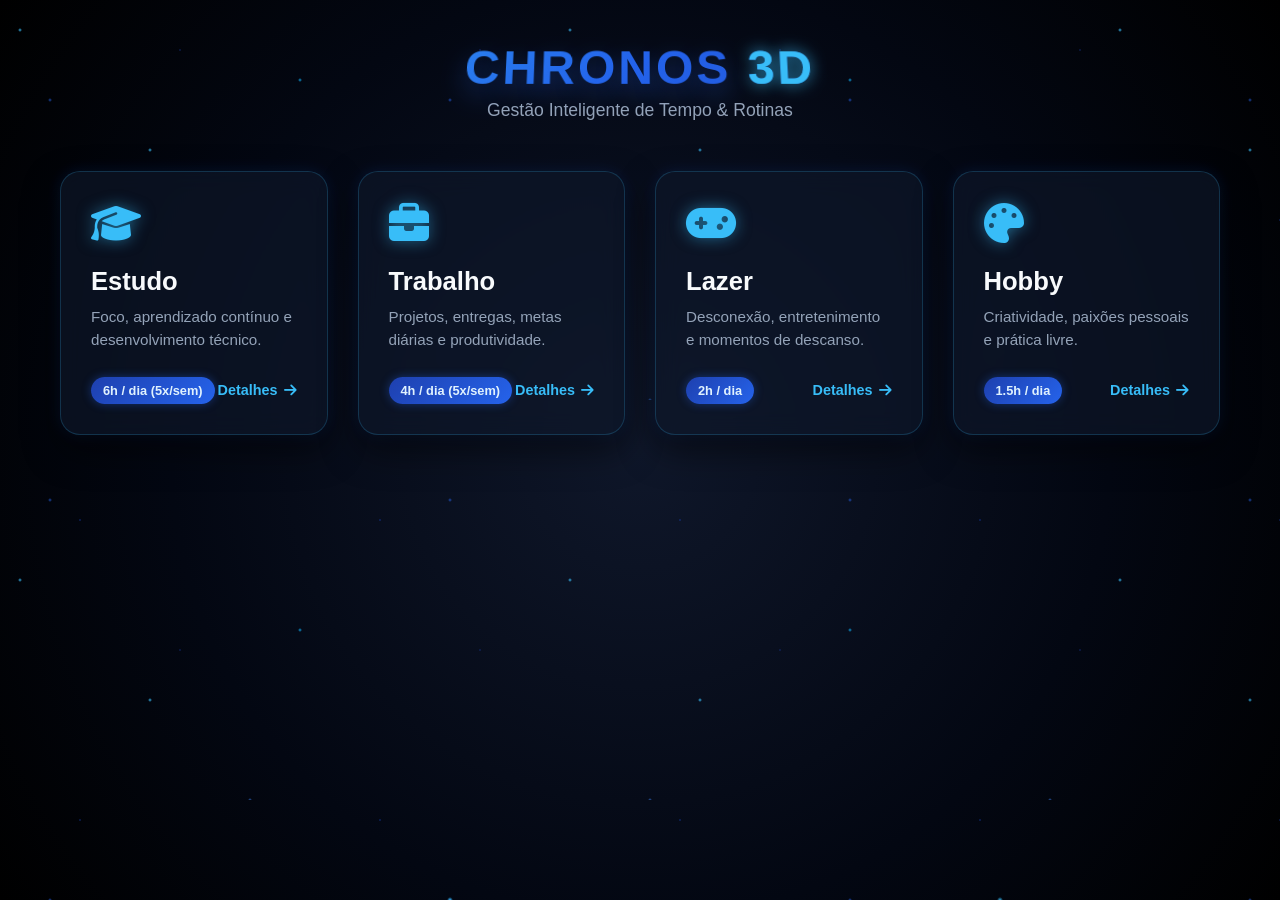
<file: index.html>
<!DOCTYPE html>
<html lang="pt-BR">
<head>
    <meta charset="UTF-8">
    <meta name="viewport" content="width=device-width, initial-scale=1.0">
    <title>Chronos 3D - Organizador de Rotinas</title>
    <!-- Font Awesome para Ícones -->
    <link rel="stylesheet" href="https://cdnjs.cloudflare.com/ajax/libs/font-awesome/6.4.0/css/all.min.css">
    
    <style>
        /* ==========================================
           RESET & ESTILOS GLOBAIS
        ========================================== */
        * {
            margin: 0;
            padding: 0;
            box-sizing: border-box;
            font-family: 'Segoe UI', Tahoma, Geneva, Verdana, sans-serif;
        }

        body {
            background-color: #020617;
            color: #ffffff;
            min-height: 100vh;
            overflow-x: hidden;
            position: relative;
        }

        /* ==========================================
           ESTRELAS VOANDO EM 3D (3 Tons de Azul)
        ========================================== */
        .space-container {
            position: fixed;
            top: 0;
            left: 0;
            width: 100%;
            height: 100%;
            z-index: -1;
            background: radial-gradient(circle at center, #0f172a 0%, #030712 60%, #000000 100%);
            perspective: 800px;
            overflow: hidden;
        }

        .stars {
            position: absolute;
            top: 0;
            left: 0;
            right: 0;
            bottom: 0;
            width: 100%;
            height: 100%;
            display: block;
        }

        /* Camada 1: Azul Claríssimo / Turquesa */
        .stars-front {
            background-image: 
                radial-gradient(2px 2px at 20px 30px, #38bdf8, rgba(0,0,0,0)),
                radial-gradient(2px 2px at 150px 150px, #38bdf8, rgba(0,0,0,0)),
                radial-gradient(2px 2px at 300px 80px, #0ea5e9, rgba(0,0,0,0)),
                radial-gradient(3px 3px at 450px 350px, #38bdf8, rgba(0,0,0,0)),
                radial-gradient(2px 2px at 600px 200px, #7dd3fc, rgba(0,0,0,0));
            background-size: 550px 550px;
            animation: flyStars 8s linear infinite;
            opacity: 0.9;
        }

        /* Camada 2: Azul Royal */
        .stars-mid {
            background-image: 
                radial-gradient(2px 2px at 50px 100px, #2563eb, rgba(0,0,0,0)),
                radial-gradient(2px 2px at 250px 400px, #3b82f6, rgba(0,0,0,0)),
                radial-gradient(2px 2px at 500px 120px, #2563eb, rgba(0,0,0,0)),
                radial-gradient(2px 2px at 700px 300px, #60a5fa, rgba(0,0,0,0));
            background-size: 400px 400px;
            animation: flyStars 14s linear infinite;
            opacity: 0.7;
        }

        /* Camada 3: Azul Profundo */
        .stars-back {
            background-image: 
                radial-gradient(1.5px 1.5px at 80px 220px, #1d4ed8, rgba(0,0,0,0)),
                radial-gradient(1.5px 1.5px at 180px 50px, #1e40af, rgba(0,0,0,0)),
                radial-gradient(1.5px 1.5px at 340px 300px, #1d4ed8, rgba(0,0,0,0)),
                radial-gradient(1.5px 1.5px at 620px 480px, #1e3a8a, rgba(0,0,0,0));
            background-size: 300px 300px;
            animation: flyStars 22s linear infinite;
            opacity: 0.5;
        }

        @keyframes flyStars {
            0% { transform: translateZ(-200px) scale(0.8); }
            100% { transform: translateZ(500px) scale(2.2); }
        }

        /* ==========================================
           CONTAINERS & CONTROLE DE VISIBILIDADE
        ========================================== */
        .app-container {
            max-width: 1200px;
            margin: 0 auto;
            padding: 40px 20px;
        }

        .page-view {
            display: none;
            animation: fadeIn 0.4s ease-out forwards;
        }

        .page-view.active-page {
            display: block;
        }

        @keyframes fadeIn {
            from { opacity: 0; transform: translateY(15px); }
            to { opacity: 1; transform: translateY(0); }
        }

        /* Header */
        .header {
            text-align: center;
            margin-bottom: 50px;
        }

        .logo-3d {
            font-size: 3rem;
            font-weight: 900;
            letter-spacing: 3px;
            background: linear-gradient(135deg, #38bdf8 0%, #2563eb 50%, #1e40af 100%);
            -webkit-background-clip: text;
            -webkit-text-fill-color: transparent;
            text-shadow: 0 10px 25px rgba(37, 99, 235, 0.4);
            transform: perspective(500px) rotateX(10deg);
        }

        .logo-3d span {
            color: #38bdf8;
            -webkit-text-fill-color: #38bdf8;
            text-shadow: 0 0 15px rgba(56, 189, 248, 0.8);
        }

        .subtitle {
            color: #94a3b8;
            font-size: 1.1rem;
            margin-top: 5px;
        }

        /* Grid & Cards 3D */
        .cards-grid {
            display: grid;
            grid-template-columns: repeat(auto-fit, minmax(260px, 1fr));
            gap: 30px;
            perspective: 1000px;
        }

        .card-3d {
            background: rgba(15, 23, 42, 0.65);
            border-radius: 20px;
            border: 1px solid rgba(56, 189, 248, 0.2);
            box-shadow: 0 15px 35px rgba(0, 0, 0, 0.5), 
                        0 0 15px rgba(37, 99, 235, 0.15);
            backdrop-filter: blur(12px);
            transition: transform 0.1s ease-out, box-shadow 0.3s ease, border-color 0.3s ease;
            cursor: pointer;
            transform-style: preserve-3d;
        }

        .card-3d:hover {
            border-color: rgba(56, 189, 248, 0.6);
            box-shadow: 0 20px 40px rgba(0, 0, 0, 0.7), 
                        0 0 30px rgba(56, 189, 248, 0.35);
        }

        .card-glass {
            padding: 30px;
            display: flex;
            flex-direction: column;
            height: 100%;
        }

        .card-icon {
            font-size: 2.5rem;
            color: #38bdf8;
            margin-bottom: 20px;
            text-shadow: 0 0 15px rgba(56, 189, 248, 0.5);
            transform: translateZ(30px);
        }

        .card-glass h2 {
            font-size: 1.6rem;
            margin-bottom: 10px;
            color: #f8fafc;
            transform: translateZ(25px);
        }

        .card-glass p {
            color: #94a3b8;
            font-size: 0.95rem;
            line-height: 1.5;
            margin-bottom: 25px;
            flex-grow: 1;
            transform: translateZ(20px);
        }

        .card-footer {
            display: flex;
            justify-content: space-between;
            align-items: center;
            transform: translateZ(25px);
        }

        .badge {
            background: linear-gradient(135deg, #1e40af, #2563eb);
            padding: 6px 12px;
            border-radius: 20px;
            font-size: 0.8rem;
            font-weight: 600;
            color: #e0f2fe;
            box-shadow: 0 0 10px rgba(37, 99, 235, 0.4);
        }

        .card-btn {
            color: #38bdf8;
            background: none;
            border: none;
            font-weight: 600;
            font-size: 0.9rem;
            display: flex;
            align-items: center;
            gap: 6px;
            cursor: pointer;
            transition: color 0.2s, transform 0.2s;
        }

        .card-btn:hover {
            color: #7dd3fc;
            transform: translateX(4px);
        }

        /* ==========================================
           MODAIS TRIDIMENSIONAIS
        ========================================== */
        .modal-overlay {
            position: fixed;
            top: 0;
            left: 0;
            width: 100%;
            height: 100%;
            background: rgba(0, 0, 0, 0.85);
            backdrop-filter: blur(8px);
            display: flex;
            justify-content: center;
            align-items: center;
            opacity: 0;
            pointer-events: none;
            transition: opacity 0.3s ease;
            z-index: 1000;
        }

        .modal-overlay.active {
            opacity: 1;
            pointer-events: auto;
        }

        .modal-content-3d {
            background: linear-gradient(145deg, #0f172a, #030712);
            border: 1px solid rgba(56, 189, 248, 0.4);
            border-radius: 24px;
            width: 90%;
            max-width: 500px;
            padding: 35px;
            position: relative;
            box-shadow: 0 25px 50px rgba(0, 0, 0, 0.9), 
                        0 0 40px rgba(37, 99, 235, 0.3);
            transform: scale(0.7) rotateX(20deg);
            transition: transform 0.3s cubic-bezier(0.175, 0.885, 0.32, 1.275);
        }

        .modal-overlay.active .modal-content-3d {
            transform: scale(1) rotateX(0deg);
        }

        .close-btn {
            position: absolute;
            top: 15px;
            right: 20px;
            background: none;
            border: none;
            color: #94a3b8;
            font-size: 2rem;
            cursor: pointer;
            transition: color 0.2s;
        }

        .close-btn:hover {
            color: #38bdf8;
        }

        .modal-header {
            display: flex;
            align-items: center;
            gap: 15px;
            margin-bottom: 20px;
        }

        .modal-icon {
            font-size: 2rem;
            color: #38bdf8;
        }

        .modal-header h2 {
            font-size: 1.8rem;
            color: #f8fafc;
        }

        .modal-body h3 {
            font-size: 1.1rem;
            color: #38bdf8;
            margin-top: 15px;
            margin-bottom: 10px;
        }

        .modal-body ul {
            list-style: none;
            margin-bottom: 15px;
        }

        .modal-body li {
            color: #cbd5e1;
            margin-bottom: 8px;
            font-size: 0.95rem;
        }

        .modal-body li i {
            color: #38bdf8;
            margin-right: 8px;
        }

        .modal-body p {
            color: #94a3b8;
            font-size: 0.95rem;
            line-height: 1.5;
        }

        .modal-actions {
            margin-top: 25px;
            text-align: right;
        }

        .modal-link-btn {
            display: inline-block;
            padding: 12px 24px;
            background: linear-gradient(135deg, #2563eb, #1d4ed8);
            color: #ffffff;
            border: none;
            border-radius: 12px;
            font-weight: 600;
            box-shadow: 0 4px 15px rgba(37, 99, 235, 0.4);
            cursor: pointer;
            transition: background 0.3s, transform 0.2s;
        }

        .modal-link-btn:hover {
            background: linear-gradient(135deg, #3b82f6, #2563eb);
            transform: translateY(-2px);
        }

        /* ==========================================
           PÁGINAS DETALHADAS (SUBPÁGINAS)
        ========================================== */
        .subpage-card {
            max-width: 900px;
            margin: 20px auto;
            padding: 40px;
            background: rgba(15, 23, 42, 0.75);
            border: 1px solid rgba(56, 189, 248, 0.3);
            border-radius: 24px;
            backdrop-filter: blur(15px);
            box-shadow: 0 20px 40px rgba(0, 0, 0, 0.8);
        }

        .back-btn {
            display: inline-flex;
            align-items: center;
            gap: 8px;
            color: #38bdf8;
            background: none;
            border: none;
            font-size: 1rem;
            font-weight: 600;
            margin-bottom: 30px;
            cursor: pointer;
            transition: transform 0.2s;
        }

        .back-btn:hover {
            transform: translateX(-5px);
        }
    </style>
</head>
<body>

    <!-- Fundo de Estrelas 3D -->
    <div class="space-container">
        <div class="stars stars-back"></div>
        <div class="stars stars-mid"></div>
        <div class="stars stars-front"></div>
    </div>

    <!-- Container Principal da Aplicação -->
    <div class="app-container">

        <!-- ==================== PÁGINA PRINCIPAL ==================== -->
        <div id="page-home" class="page-view active-page">
            <header class="header">
                <h1 class="logo-3d">CHRONOS <span>3D</span></h1>
                <p class="subtitle">Gestão Inteligente de Tempo & Rotinas</p>
            </header>

            <main class="cards-grid">

                <!-- Card: Estudo -->
                <div class="card-3d" onclick="openModal('modal-estudo')">
                    <div class="card-glass">
                        <div class="card-icon"><i class="fa-solid fa-graduation-cap"></i></div>
                        <h2>Estudo</h2>
                        <p>Foco, aprendizado contínuo e desenvolvimento técnico.</p>
                        <div class="card-footer">
                            <span class="badge">6h / dia (5x/sem)</span>
                            <button class="card-btn" onclick="event.stopPropagation(); navigateTo('page-estudo')">
                                Detalhes <i class="fa-solid fa-arrow-right"></i>
                            </button>
                        </div>
                    </div>
                </div>

                <!-- Card: Trabalho -->
                <div class="card-3d" onclick="openModal('modal-trabalho')">
                    <div class="card-glass">
                        <div class="card-icon"><i class="fa-solid fa-briefcase"></i></div>
                        <h2>Trabalho</h2>
                        <p>Projetos, entregas, metas diárias e produtividade.</p>
                        <div class="card-footer">
                            <span class="badge">4h / dia (5x/sem)</span>
                            <button class="card-btn" onclick="event.stopPropagation(); navigateTo('page-trabalho')">
                                Detalhes <i class="fa-solid fa-arrow-right"></i>
                            </button>
                        </div>
                    </div>
                </div>

                <!-- Card: Lazer -->
                <div class="card-3d" onclick="openModal('modal-lazer')">
                    <div class="card-glass">
                        <div class="card-icon"><i class="fa-solid fa-gamepad"></i></div>
                        <h2>Lazer</h2>
                        <p>Desconexão, entretenimento e momentos de descanso.</p>
                        <div class="card-footer">
                            <span class="badge">2h / dia</span>
                            <button class="card-btn" onclick="event.stopPropagation(); navigateTo('page-lazer')">
                                Detalhes <i class="fa-solid fa-arrow-right"></i>
                            </button>
                        </div>
                    </div>
                </div>

                <!-- Card: Hobby -->
                <div class="card-3d" onclick="openModal('modal-hobby')">
                    <div class="card-glass">
                        <div class="card-icon"><i class="fa-solid fa-palette"></i></div>
                        <h2>Hobby</h2>
                        <p>Criatividade, paixões pessoais e prática livre.</p>
                        <div class="card-footer">
                            <span class="badge">1.5h / dia</span>
                            <button class="card-btn" onclick="event.stopPropagation(); navigateTo('page-hobby')">
                                Detalhes <i class="fa-solid fa-arrow-right"></i>
                            </button>
                        </div>
                    </div>
                </div>

            </main>
        </div>


        <!-- ==================== DETALHES: ESTUDO ==================== -->
        <div id="page-estudo" class="page-view">
            <div class="subpage-card">
                <button class="back-btn" onclick="navigateTo('page-home')">
                    <i class="fa-solid fa-arrow-left"></i> Voltar ao Painel
                </button>
                <div class="modal-header">
                    <i class="fa-solid fa-graduation-cap modal-icon"></i>
                    <h2>Plano Detalhado de Estudos</h2>
                </div>
                <div class="modal-body" style="margin-top: 20px;">
                    <h3>Frequência: 5 dias por semana (6 horas / dia) - Total: 30h/semana</h3>
                    <ul>
                        <li><i class="fa-solid fa-clock"></i> <strong>08:00 - 11:00 (3h):</strong> Leitura técnica, teoria e conceitos fundamentais.</li>
                        <li><i class="fa-solid fa-laptop-code"></i> <strong>14:00 - 17:00 (3h):</strong> Resolução de exercícios, programação prática e projetos.</li>
                        <li><i class="fa-solid fa-calendar-days"></i> <strong>Dias de Estudo:</strong> Segunda a Sexta-feira.</li>
                        <li><i class="fa-solid fa-bed"></i> <strong>Sábado e Domingo:</strong> Descanso e recuperação.</li>
                    </ul>
                </div>
            </div>
        </div>


        <!-- ==================== DETALHES: TRABALHO ==================== -->
        <div id="page-trabalho" class="page-view">
            <div class="subpage-card">
                <button class="back-btn" onclick="navigateTo('page-home')">
                    <i class="fa-solid fa-arrow-left"></i> Voltar ao Painel
                </button>
                <div class="modal-header">
                    <i class="fa-solid fa-briefcase modal-icon"></i>
                    <h2>Gestão de Trabalho</h2>
                </div>
                <div class="modal-body" style="margin-top: 20px;">
                    <h3>Frequência: 5 dias por semana (4 horas / dia) - Total: 20h/semana</h3>
                    <ul>
                        <li><i class="fa-solid fa-envelope"></i> <strong>11:00 - 12:00 (1h):</strong> Checagem de e-mails, alinhamentos e reuniões rápidas.</li>
                        <li><i class="fa-solid fa-code"></i> <strong>17:00 - 20:00 (3h):</strong> Foco contínuo nas tarefas prioritárias e desenvolvimento.</li>
                        <li><i class="fa-solid fa-calendar-check"></i> <strong>Dias de Trabalho:</strong> Segunda a Sexta-feira.</li>
                        <li><i class="fa-solid fa-flag"></i> <strong>Foco:</strong> Máxima eficiência em turnos reduzidos de 4 horas diárias.</li>
                    </ul>
                </div>
            </div>
        </div>


        <!-- ==================== DETALHES: LAZER ==================== -->
        <div id="page-lazer" class="page-view">
            <div class="subpage-card">
                <button class="back-btn" onclick="navigateTo('page-home')">
                    <i class="fa-solid fa-arrow-left"></i> Voltar ao Painel
                </button>
                <div class="modal-header">
                    <i class="fa-solid fa-gamepad modal-icon"></i>
                    <h2>Momentos de Lazer</h2>
                </div>
                <div class="modal-body" style="margin-top: 20px;">
                    <h3>Atividades de Descanso (2h / dia)</h3>
                    <ul>
                        <li><i class="fa-solid fa-tv"></i> <strong>Filmes & Séries:</strong> 1 hora por noite.</li>
                        <li><i class="fa-solid fa-gamepad"></i> <strong>Gaming:</strong> Sessões curtas ao fim do dia.</li>
                        <li><i class="fa-solid fa-tree"></i> <strong>Ar Livre:</strong> Caminhadas e momentos off-line aos finais de semana.</li>
                    </ul>
                </div>
            </div>
        </div>


        <!-- ==================== DETALHES: HOBBY ==================== -->
        <div id="page-hobby" class="page-view">
            <div class="subpage-card">
                <button class="back-btn" onclick="navigateTo('page-home')">
                    <i class="fa-solid fa-arrow-left"></i> Voltar ao Painel
                </button>
                <div class="modal-header">
                    <i class="fa-solid fa-palette modal-icon"></i>
                    <h2>Projetos Pessoais & Hobbies</h2>
                </div>
                <div class="modal-body" style="margin-top: 20px;">
                    <h3>Atividades Criativas (1.5h / dia)</h3>
                    <ul>
                        <li><i class="fa-solid fa-music"></i> <strong>Música:</strong> Prática de instrumentos musicais.</li>
                        <li><i class="fa-solid fa-paintbrush"></i> <strong>Design/Arte:</strong> Experimentos visuais e modelagem 3D.</li>
                        <li><i class="fa-solid fa-book"></i> <strong>Leitura:</strong> Livros de ficção e temas de interesse pessoal.</li>
                    </ul>
                </div>
            </div>
        </div>

    </div>


    <!-- ==================== MODAIS DE INFORMAÇÕES ==================== -->

    <!-- Modal Estudo -->
    <div id="modal-estudo" class="modal-overlay" onclick="closeModal(event, 'modal-estudo')">
        <div class="modal-content-3d">
            <button class="close-btn" onclick="closeModalDirect('modal-estudo')">&times;</button>
            <div class="modal-header">
                <i class="fa-solid fa-graduation-cap modal-icon"></i>
                <h2>Rotina de Estudo</h2>
            </div>
            <div class="modal-body">
                <h3>Carga Horária: 6h / dia (5x/semana)</h3>
                <ul>
                    <li><i class="fa-solid fa-check"></i> <strong>08:00 - 11:00:</strong> Bloco Manhã (Foco Total & Teoria)</li>
                    <li><i class="fa-solid fa-check"></i> <strong>14:00 - 17:00:</strong> Bloco Tarde (Prática & Projetos)</li>
                </ul>
                <h3>Objetivo Semanal</h3>
                <p>30 horas semanais dedicadas ao aprendizado profundo e consolidação de conteúdo.</p>
            </div>
            <div class="modal-actions">
                <button class="modal-link-btn" onclick="closeModalDirect('modal-estudo'); navigateTo('page-estudo')">
                    Ver Plano Completo
                </button>
            </div>
        </div>
    </div>

    <!-- Modal Trabalho -->
    <div id="modal-trabalho" class="modal-overlay" onclick="closeModal(event, 'modal-trabalho')">
        <div class="modal-content-3d">
            <button class="close-btn" onclick="closeModalDirect('modal-trabalho')">&times;</button>
            <div class="modal-header">
                <i class="fa-solid fa-briefcase modal-icon"></i>
                <h2>Rotina de Trabalho</h2>
            </div>
            <div class="modal-body">
                <h3>Carga Horária: 4h / dia (5x/semana)</h3>
                <ul>
                    <li><i class="fa-solid fa-check"></i> Resposta a e-mails, reuniões e alinhamentos</li>
                    <li><i class="fa-solid fa-check"></i> Execução de demandas prioritárias da Sprint</li>
                    <li><i class="fa-solid fa-check"></i> Entregas e revisão diária</li>
                </ul>
                <h3>Meta Semanal</h3>
                <p>20 horas semanais de alta produtividade e entregas objetivas.</p>
            </div>
            <div class="modal-actions">
                <button class="modal-link-btn" onclick="closeModalDirect('modal-trabalho'); navigateTo('page-trabalho')">
                    Ver Plano Completo
                </button>
            </div>
        </div>
    </div>

    <!-- Modal Lazer -->
    <div id="modal-lazer" class="modal-overlay" onclick="closeModal(event, 'modal-lazer')">
        <div class="modal-content-3d">
            <button class="close-btn" onclick="closeModalDirect('modal-lazer')">&times;</button>
            <div class="modal-header">
                <i class="fa-solid fa-gamepad modal-icon"></i>
                <h2>Rotina de Lazer</h2>
            </div>
            <div class="modal-body">
                <h3>Atividades Programadas</h3>
                <ul>
                    <li><i class="fa-solid fa-check"></i> Jogos multiplayer ou campanhas solo</li>
                    <li><i class="fa-solid fa-check"></i> Assistir séries/filmes favoritos</li>
                    <li><i class="fa-solid fa-check"></i> Caminhadas e atividades ao ar livre</li>
                </ul>
            </div>
            <div class="modal-actions">
                <button class="modal-link-btn" onclick="closeModalDirect('modal-lazer'); navigateTo('page-lazer')">
                    Ver Plano Completo
                </button>
            </div>
        </div>
    </div>

    <!-- Modal Hobby -->
    <div id="modal-hobby" class="modal-overlay" onclick="closeModal(event, 'modal-hobby')">
        <div class="modal-content-3d">
            <button class="close-btn" onclick="closeModalDirect('modal-hobby')">&times;</button>
            <div class="modal-header">
                <i class="fa-solid fa-palette modal-icon"></i>
                <h2>Rotina de Hobby</h2>
            </div>
            <div class="modal-body">
                <h3>Projetos Pessoais</h3>
                <ul>
                    <li><i class="fa-solid fa-check"></i> Prática de instrumentos musicais</li>
                    <li><i class="fa-solid fa-check"></i> Arte digital / modelagem 3D</li>
                    <li><i class="fa-solid fa-check"></i> Leitura de ficção e fantasia</li>
                </ul>
            </div>
            <div class="modal-actions">
                <button class="modal-link-btn" onclick="closeModalDirect('modal-hobby'); navigateTo('page-hobby')">
                    Ver Plano Completo
                </button>
            </div>
        </div>
    </div>


    <!-- ==================== JAVASCRIPT ==================== -->
    <script>
        // Navegação entre Telas (Single Page Application)
        function navigateTo(pageId) {
            document.querySelectorAll('.page-view').forEach(page => {
                page.classList.remove('active-page');
            });

            const targetPage = document.getElementById(pageId);
            if(targetPage) {
                targetPage.classList.add('active-page');
                window.scrollTo({ top: 0, behavior: 'smooth' });
            }
        }

        // Controle dos Modais
        function openModal(id) {
            const modal = document.getElementById(id);
            if(modal) {
                modal.classList.add('active');
            }
        }

        function closeModal(event, id) {
            if(event.target.classList.contains('modal-overlay')) {
                const modal = document.getElementById(id);
                if(modal) modal.classList.remove('active');
            }
        }

        function closeModalDirect(id) {
            const modal = document.getElementById(id);
            if(modal) modal.classList.remove('active');
        }

        // Efeito Tilt 3D nos Cards ao mover o mouse
        document.querySelectorAll('.card-3d').forEach(card => {
            card.addEventListener('mousemove', (e) => {
                const rect = card.getBoundingClientRect();
                const x = e.clientX - rect.left;
                const y = e.clientY - rect.top;
                
                const centerX = rect.width / 2;
                const centerY = rect.height / 2;
                
                const rotateX = ((y - centerY) / centerY) * -12;
                const rotateY = ((x - centerX) / centerX) * 12;
                
                card.style.transform = `perspective(1000px) rotateX(${rotateX}deg) rotateY(${rotateY}deg) translateZ(20px)`;
            });

            card.addEventListener('mouseleave', () => {
                card.style.transform = `perspective(1000px) rotateX(0deg) rotateY(0deg) translateZ(0px)`;
            });
        });
    </script>
</body>
</html>
</file>
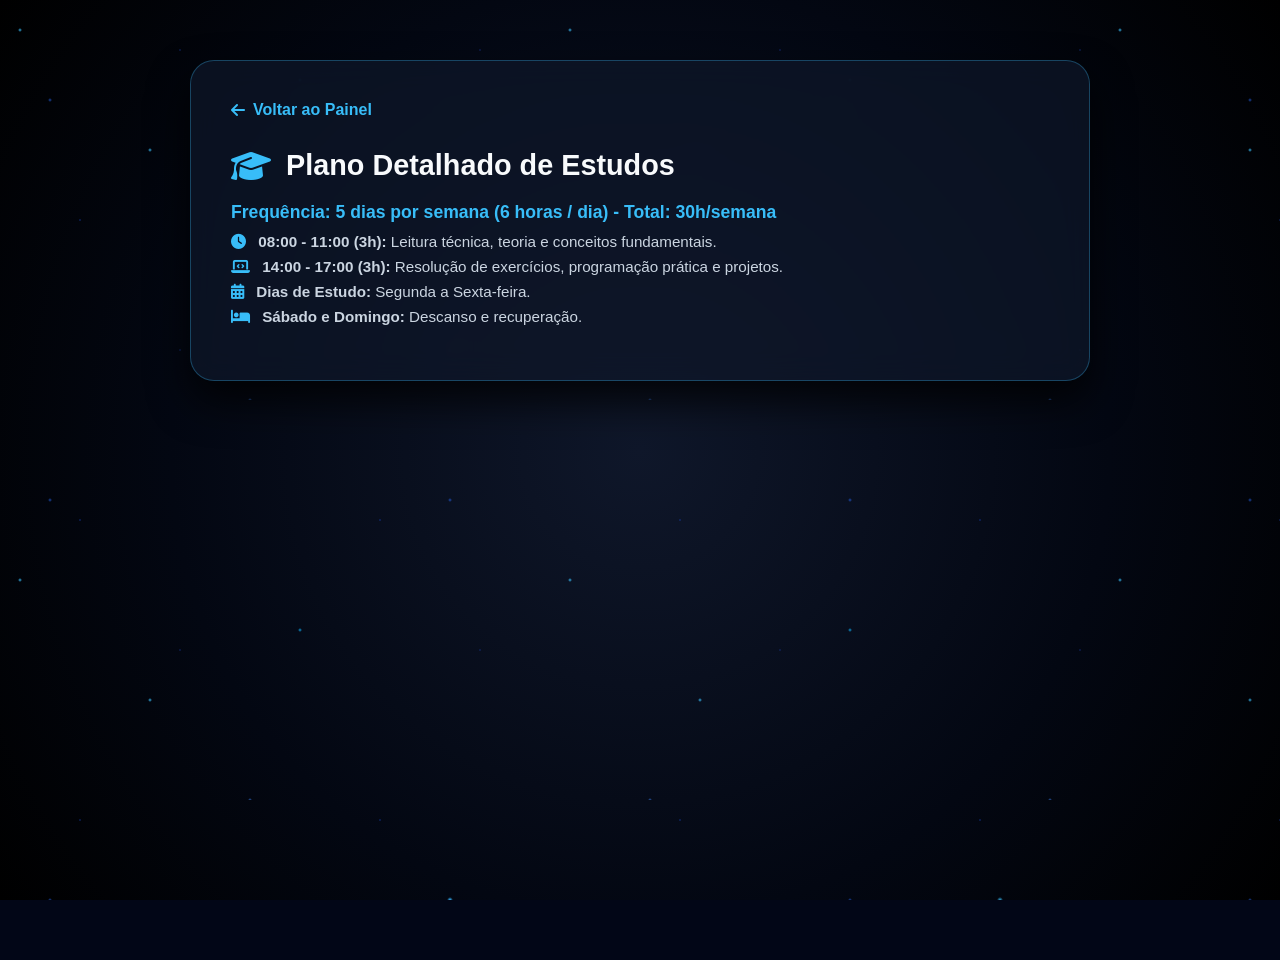
<file: estudo.html>
<!DOCTYPE html>
<html lang="pt-BR">
<head>
    <meta charset="UTF-8">
    <meta name="viewport" content="width=device-width, initial-scale=1.0">
    <title>Rotina de Estudo - Chronos 3D</title>
    <link rel="stylesheet" href="style.css">
    <link rel="stylesheet" href="https://cdnjs.cloudflare.com/ajax/libs/font-awesome/6.4.0/css/all.min.css">
</head>
<body>
    <div class="space-container">
        <div class="stars stars-back"></div>
        <div class="stars stars-mid"></div>
        <div class="stars stars-front"></div>
    </div>

    <div class="page-container">
        <a href="index.html" class="back-btn"><i class="fa-solid fa-arrow-left"></i> Voltar ao Painel</a>
        <div class="modal-header">
            <i class="fa-solid fa-graduation-cap modal-icon"></i>
            <h2>Plano Detalhado de Estudos</h2>
        </div>
        <div class="modal-body" style="margin-top: 20px;">
            <h3>Frequência: 5 dias por semana (6 horas / dia) - Total: 30h/semana</h3>
            <ul>
                <li><i class="fa-solid fa-clock"></i> <strong>08:00 - 11:00 (3h):</strong> Leitura técnica, teoria e conceitos fundamentais.</li>
                <li><i class="fa-solid fa-laptop-code"></i> <strong>14:00 - 17:00 (3h):</strong> Resolução de exercícios, programação prática e projetos.</li>
                <li><i class="fa-solid fa-calendar-days"></i> <strong>Dias de Estudo:</strong> Segunda a Sexta-feira.</li>
                <li><i class="fa-solid fa-bed"></i> <strong>Sábado e Domingo:</strong> Descanso e recuperação.</li>
            </ul>
        </div>
    </div>
</body>
</html>
</file>
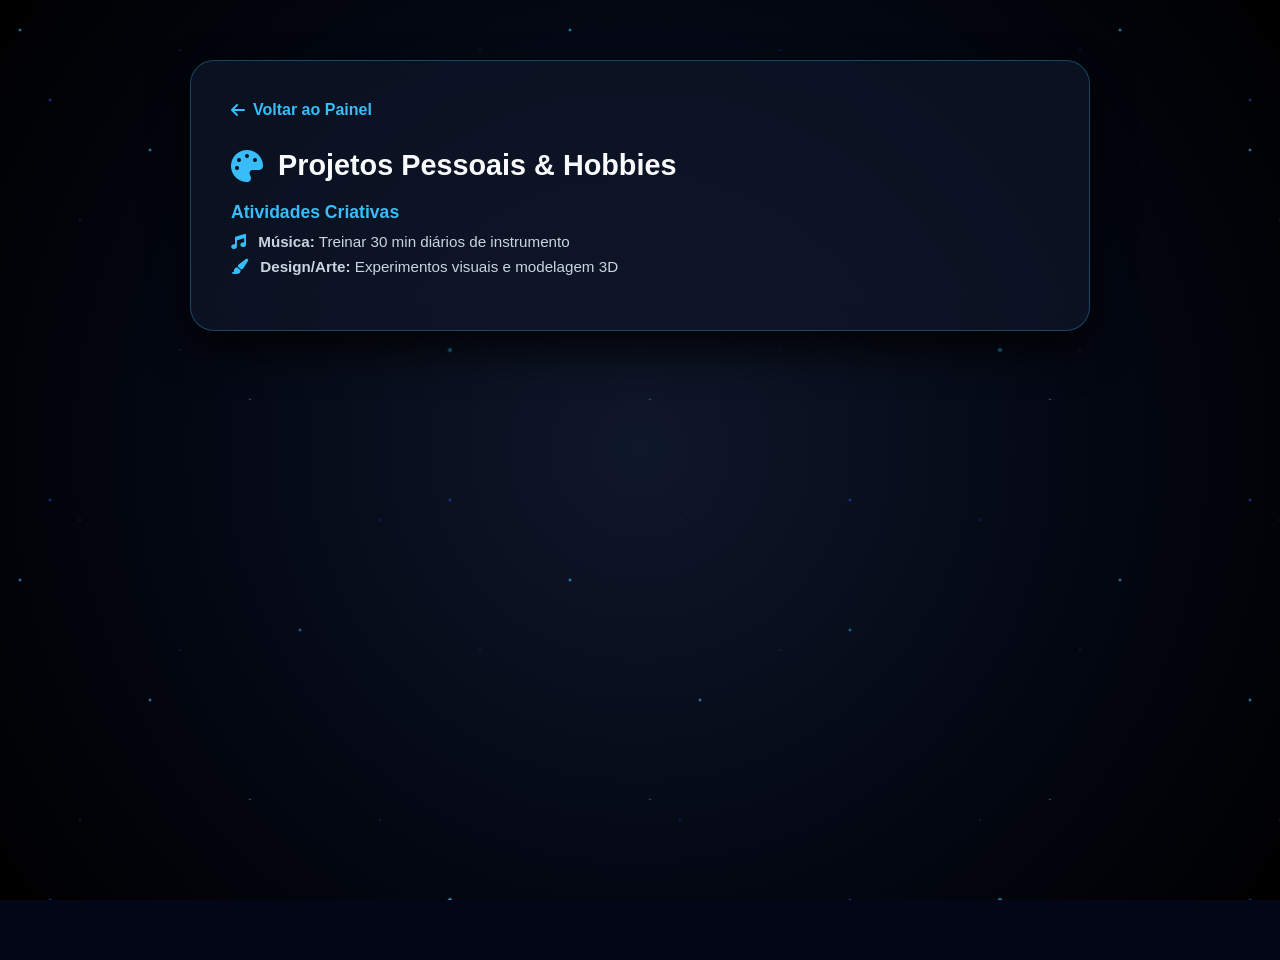
<file: hobby.html>
<!DOCTYPE html>
<html lang="pt-BR">
<head>
    <meta charset="UTF-8">
    <meta name="viewport" content="width=device-width, initial-scale=1.0">
    <title>Rotina de Hobby - Chronos 3D</title>
    <link rel="stylesheet" href="style.css">
    <link rel="stylesheet" href="https://cdnjs.cloudflare.com/ajax/libs/font-awesome/6.4.0/css/all.min.css">
</head>
<body>
    <div class="space-container">
        <div class="stars stars-back"></div>
        <div class="stars stars-mid"></div>
        <div class="stars stars-front"></div>
    </div>

    <div class="page-container">
        <a href="index.html" class="back-btn"><i class="fa-solid fa-arrow-left"></i> Voltar ao Painel</a>
        <div class="modal-header">
            <i class="fa-solid fa-palette modal-icon"></i>
            <h2>Projetos Pessoais & Hobbies</h2>
        </div>
        <div class="modal-body" style="margin-top: 20px;">
            <h3>Atividades Criativas</h3>
            <ul>
                <li><i class="fa-solid fa-music"></i> <strong>Música:</strong> Treinar 30 min diários de instrumento</li>
                <li><i class="fa-solid fa-paintbrush"></i> <strong>Design/Arte:</strong> Experimentos visuais e modelagem 3D</li>
            </ul>
        </div>
    </div>
</body>
</html>
</file>
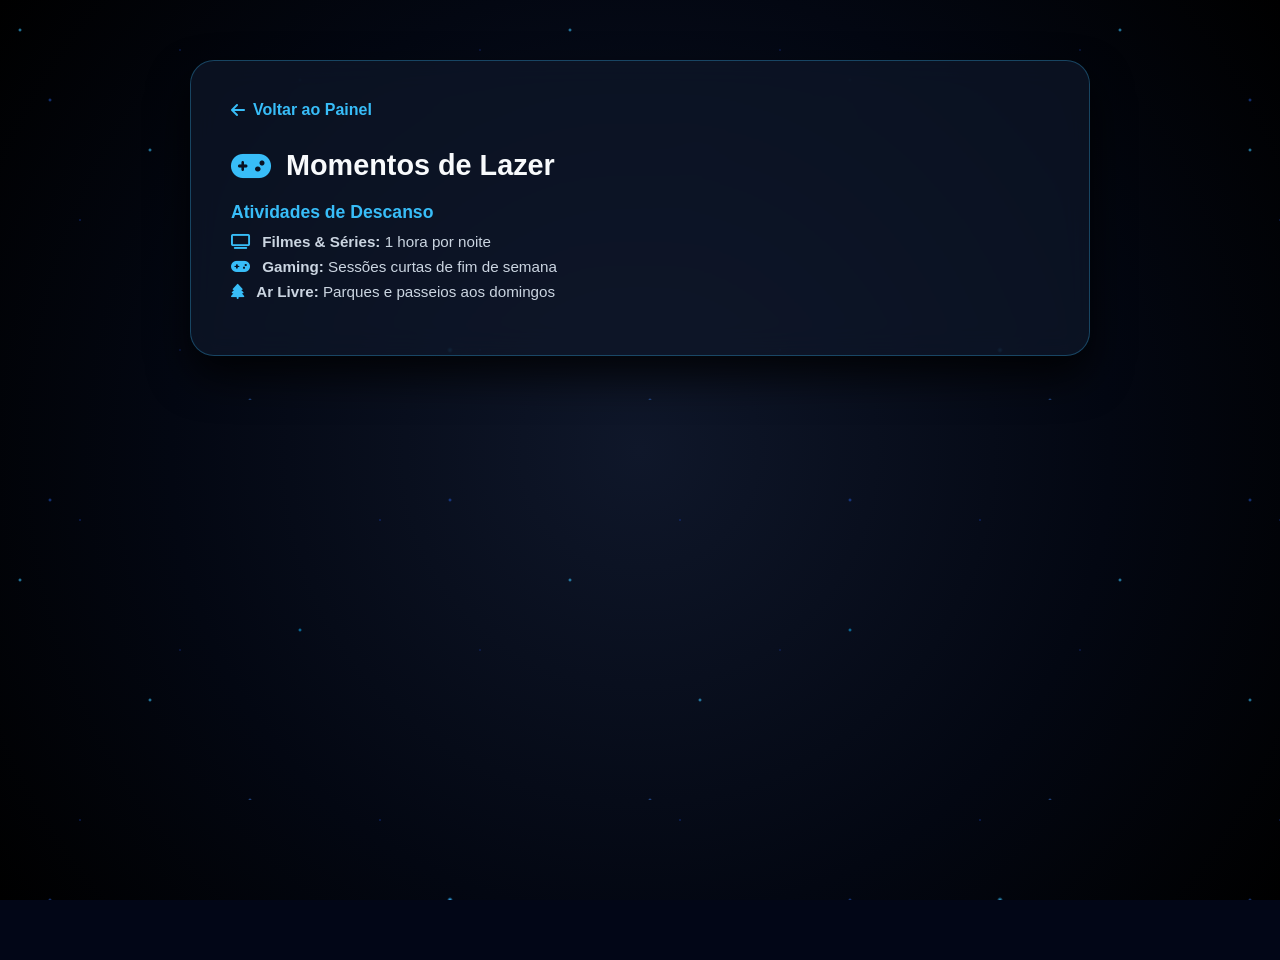
<file: lazer.html>
<!DOCTYPE html>
<html lang="pt-BR">
<head>
    <meta charset="UTF-8">
    <meta name="viewport" content="width=device-width, initial-scale=1.0">
    <title>Rotina de Lazer - Chronos 3D</title>
    <link rel="stylesheet" href="style.css">
    <link rel="stylesheet" href="https://cdnjs.cloudflare.com/ajax/libs/font-awesome/6.4.0/css/all.min.css">
</head>
<body>
    <div class="space-container">
        <div class="stars stars-back"></div>
        <div class="stars stars-mid"></div>
        <div class="stars stars-front"></div>
    </div>

    <div class="page-container">
        <a href="index.html" class="back-btn"><i class="fa-solid fa-arrow-left"></i> Voltar ao Painel</a>
        <div class="modal-header">
            <i class="fa-solid fa-gamepad modal-icon"></i>
            <h2>Momentos de Lazer</h2>
        </div>
        <div class="modal-body" style="margin-top: 20px;">
            <h3>Atividades de Descanso</h3>
            <ul>
                <li><i class="fa-solid fa-tv"></i> <strong>Filmes & Séries:</strong> 1 hora por noite</li>
                <li><i class="fa-solid fa-gamepad"></i> <strong>Gaming:</strong> Sessões curtas de fim de semana</li>
                <li><i class="fa-solid fa-tree"></i> <strong>Ar Livre:</strong> Parques e passeios aos domingos</li>
            </ul>
        </div>
    </div>
</body>
</html>
</file>
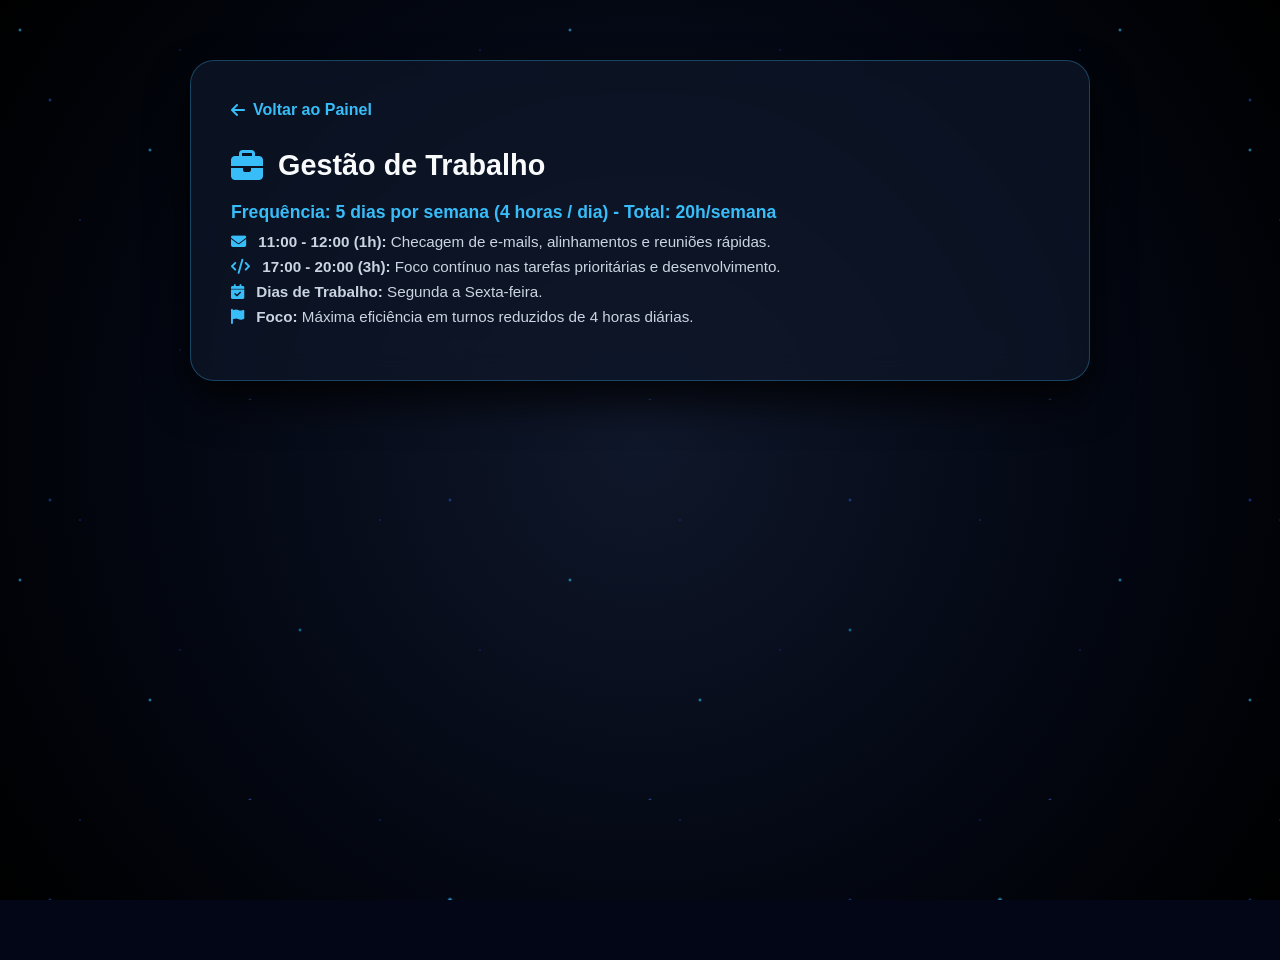
<file: trabalho.html>
<!DOCTYPE html>
<html lang="pt-BR">
<head>
    <meta charset="UTF-8">
    <meta name="viewport" content="width=device-width, initial-scale=1.0">
    <title>Rotina de Trabalho - Chronos 3D</title>
    <link rel="stylesheet" href="style.css">
    <link rel="stylesheet" href="https://cdnjs.cloudflare.com/ajax/libs/font-awesome/6.4.0/css/all.min.css">
</head>
<body>
    <div class="space-container">
        <div class="stars stars-back"></div>
        <div class="stars stars-mid"></div>
        <div class="stars stars-front"></div>
    </div>

    <div class="page-container">
        <a href="index.html" class="back-btn"><i class="fa-solid fa-arrow-left"></i> Voltar ao Painel</a>
        <div class="modal-header">
            <i class="fa-solid fa-briefcase modal-icon"></i>
            <h2>Gestão de Trabalho</h2>
        </div>
        <div class="modal-body" style="margin-top: 20px;">
            <h3>Frequência: 5 dias por semana (4 horas / dia) - Total: 20h/semana</h3>
            <ul>
                <li><i class="fa-solid fa-envelope"></i> <strong>11:00 - 12:00 (1h):</strong> Checagem de e-mails, alinhamentos e reuniões rápidas.</li>
                <li><i class="fa-solid fa-code"></i> <strong>17:00 - 20:00 (3h):</strong> Foco contínuo nas tarefas prioritárias e desenvolvimento.</li>
                <li><i class="fa-solid fa-calendar-check"></i> <strong>Dias de Trabalho:</strong> Segunda a Sexta-feira.</li>
                <li><i class="fa-solid fa-flag"></i> <strong>Foco:</strong> Máxima eficiência em turnos reduzidos de 4 horas diárias.</li>
            </ul>
        </div>
    </div>
</body>
</html>
</file>
<file: style.css>
/* Resets e Estilos Globais */
* {
    margin: 0;
    padding: 0;
    box-sizing: border-box;
    font-family: 'Segoe UI', Tahoma, Geneva, Verdana, sans-serif;
}

body {
    background-color: #020617;
    color: #ffffff;
    min-height: 100vh;
    overflow-x: hidden;
    position: relative;
}

/* -------------------------------------------------------------
   FUNDOS & ESTRELAS VOANDO EM 3D (3 Tons de Azul em Degradê)
------------------------------------------------------------- */
.space-container {
    position: fixed;
    top: 0;
    left: 0;
    width: 100%;
    height: 100%;
    z-index: -1;
    background: radial-gradient(circle at center, #0f172a 0%, #030712 60%, #000000 100%);
    perspective: 800px;
    overflow: hidden;
}

.stars {
    position: absolute;
    top: 0;
    left: 0;
    right: 0;
    bottom: 0;
    width: 100%;
    height: 100%;
    display: block;
}

/* Camada 1: Azul Claríssimo / Turquesa (Frente) */
.stars-front {
    background-image: 
        radial-gradient(2px 2px at 20px 30px, #38bdf8, rgba(0,0,0,0)),
        radial-gradient(2px 2px at 150px 150px, #38bdf8, rgba(0,0,0,0)),
        radial-gradient(2px 2px at 300px 80px, #0ea5e9, rgba(0,0,0,0)),
        radial-gradient(3px 3px at 450px 350px, #38bdf8, rgba(0,0,0,0)),
        radial-gradient(2px 2px at 600px 200px, #7dd3fc, rgba(0,0,0,0));
    background-size: 550px 550px;
    animation: flyStars 8s linear infinite;
    opacity: 0.9;
}

/* Camada 2: Azul Royal / Médio (Meio) */
.stars-mid {
    background-image: 
        radial-gradient(2px 2px at 50px 100px, #2563eb, rgba(0,0,0,0)),
        radial-gradient(2px 2px at 250px 400px, #3b82f6, rgba(0,0,0,0)),
        radial-gradient(2px 2px at 500px 120px, #2563eb, rgba(0,0,0,0)),
        radial-gradient(2px 2px at 700px 300px, #60a5fa, rgba(0,0,0,0));
    background-size: 400px 400px;
    animation: flyStars 14s linear infinite;
    opacity: 0.7;
}

/* Camada 3: Azul Profundo / Marinho (Fundo) */
.stars-back {
    background-image: 
        radial-gradient(1.5px 1.5px at 80px 220px, #1d4ed8, rgba(0,0,0,0)),
        radial-gradient(1.5px 1.5px at 180px 50px, #1e40af, rgba(0,0,0,0)),
        radial-gradient(1.5px 1.5px at 340px 300px, #1d4ed8, rgba(0,0,0,0)),
        radial-gradient(1.5px 1.5px at 620px 480px, #1e3a8a, rgba(0,0,0,0));
    background-size: 300px 300px;
    animation: flyStars 22s linear infinite;
    opacity: 0.5;
}

@keyframes flyStars {
    0% {
        transform: translateZ(-200px) scale(0.8);
    }
    100% {
        transform: translateZ(500px) scale(2.2);
    }
}

/* -------------------------------------------------------------
   CONTAINER PRINCIPAL E HEADER
------------------------------------------------------------- */
.app-container {
    max-width: 1200px;
    margin: 0 auto;
    padding: 40px 20px;
}

.header {
    text-align: center;
    margin-bottom: 50px;
}

.logo-3d {
    font-size: 3rem;
    font-weight: 900;
    letter-spacing: 3px;
    background: linear-gradient(135deg, #38bdf8 0%, #2563eb 50%, #1e40af 100%);
    -webkit-background-clip: text;
    -webkit-text-fill-color: transparent;
    text-shadow: 0 10px 25px rgba(37, 99, 235, 0.4);
    transform: perspective(500px) rotateX(10deg);
}

.logo-3d span {
    color: #38bdf8;
    -webkit-text-fill-color: #38bdf8;
    text-shadow: 0 0 15px rgba(56, 189, 248, 0.8);
}

.subtitle {
    color: #94a3b8;
    font-size: 1.1rem;
    margin-top: 5px;
}

/* -------------------------------------------------------------
   GRID E CARDS 3D
------------------------------------------------------------- */
.cards-grid {
    display: grid;
    grid-template-columns: repeat(auto-fit, minmax(260px, 1fr));
    gap: 30px;
    perspective: 1000px;
}

.card-3d {
    background: rgba(15, 23, 42, 0.65);
    border-radius: 20px;
    border: 1px solid rgba(56, 189, 248, 0.2);
    box-shadow: 0 15px 35px rgba(0, 0, 0, 0.5), 
                0 0 15px rgba(37, 99, 235, 0.15);
    backdrop-filter: blur(12px);
    transition: transform 0.1s ease-out, box-shadow 0.3s ease, border-color 0.3s ease;
    cursor: pointer;
    transform-style: preserve-3d;
}

.card-3d:hover {
    border-color: rgba(56, 189, 248, 0.6);
    box-shadow: 0 20px 40px rgba(0, 0, 0, 0.7), 
                0 0 30px rgba(56, 189, 248, 0.35);
}

.card-glass {
    padding: 30px;
    display: flex;
    flex-direction: column;
    height: 100%;
}

.card-icon {
    font-size: 2.5rem;
    color: #38bdf8;
    margin-bottom: 20px;
    text-shadow: 0 0 15px rgba(56, 189, 248, 0.5);
    transform: translateZ(30px);
}

.card-glass h2 {
    font-size: 1.6rem;
    margin-bottom: 10px;
    color: #f8fafc;
    transform: translateZ(25px);
}

.card-glass p {
    color: #94a3b8;
    font-size: 0.95rem;
    line-height: 1.5;
    margin-bottom: 25px;
    flex-grow: 1;
    transform: translateZ(20px);
}

.card-footer {
    display: flex;
    justify-content: space-between;
    align-items: center;
    transform: translateZ(25px);
}

.badge {
    background: linear-gradient(135deg, #1e40af, #2563eb);
    padding: 6px 12px;
    border-radius: 20px;
    font-size: 0.8rem;
    font-weight: 600;
    color: #e0f2fe;
    box-shadow: 0 0 10px rgba(37, 99, 235, 0.4);
}

.card-btn {
    color: #38bdf8;
    text-decoration: none;
    font-weight: 600;
    font-size: 0.9rem;
    display: flex;
    align-items: center;
    gap: 6px;
    transition: color 0.2s, transform 0.2s;
}

.card-btn:hover {
    color: #7dd3fc;
    transform: translateX(4px);
}

/* -------------------------------------------------------------
   MODAIS TRIDIMENSIONAIS
------------------------------------------------------------- */
.modal-overlay {
    position: fixed;
    top: 0;
    left: 0;
    width: 100%;
    height: 100%;
    background: rgba(0, 0, 0, 0.85);
    backdrop-filter: blur(8px);
    display: flex;
    justify-content: center;
    align-items: center;
    opacity: 0;
    pointer-events: none;
    transition: opacity 0.3s ease;
    z-index: 1000;
}

.modal-overlay.active {
    opacity: 1;
    pointer-events: auto;
}

.modal-content-3d {
    background: linear-gradient(145deg, #0f172a, #030712);
    border: 1px solid rgba(56, 189, 248, 0.4);
    border-radius: 24px;
    width: 90%;
    max-width: 500px;
    padding: 35px;
    position: relative;
    box-shadow: 0 25px 50px rgba(0, 0, 0, 0.9), 
                0 0 40px rgba(37, 99, 235, 0.3);
    transform: scale(0.7) rotateX(20deg);
    transition: transform 0.3s cubic-bezier(0.175, 0.885, 0.32, 1.275);
}

.modal-overlay.active .modal-content-3d {
    transform: scale(1) rotateX(0deg);
}

.close-btn {
    position: absolute;
    top: 15px;
    right: 20px;
    background: none;
    border: none;
    color: #94a3b8;
    font-size: 2rem;
    cursor: pointer;
    transition: color 0.2s;
}

.close-btn:hover {
    color: #38bdf8;
}

.modal-header {
    display: flex;
    align-items: center;
    gap: 15px;
    margin-bottom: 20px;
}

.modal-icon {
    font-size: 2rem;
    color: #38bdf8;
}

.modal-header h2 {
    font-size: 1.8rem;
    color: #f8fafc;
}

.modal-body h3 {
    font-size: 1.1rem;
    color: #38bdf8;
    margin-top: 15px;
    margin-bottom: 10px;
}

.modal-body ul {
    list-style: none;
    margin-bottom: 15px;
}

.modal-body li {
    color: #cbd5e1;
    margin-bottom: 8px;
    font-size: 0.95rem;
}

.modal-body li i {
    color: #38bdf8;
    margin-right: 8px;
}

.modal-body p {
    color: #94a3b8;
    font-size: 0.95rem;
    line-height: 1.5;
}

.modal-actions {
    margin-top: 25px;
    text-align: right;
}

.modal-link-btn {
    display: inline-block;
    padding: 12px 24px;
    background: linear-gradient(135deg, #2563eb, #1d4ed8);
    color: #ffffff;
    text-decoration: none;
    border-radius: 12px;
    font-weight: 600;
    box-shadow: 0 4px 15px rgba(37, 99, 235, 0.4);
    transition: background 0.3s, transform 0.2s;
}

.modal-link-btn:hover {
    background: linear-gradient(135deg, #3b82f6, #2563eb);
    transform: translateY(-2px);
}

/* Estilos de Paginas Secundarias */
.page-container {
    max-width: 900px;
    margin: 60px auto;
    padding: 40px;
    background: rgba(15, 23, 42, 0.7);
    border: 1px solid rgba(56, 189, 248, 0.3);
    border-radius: 24px;
    backdrop-filter: blur(15px);
    box-shadow: 0 20px 40px rgba(0, 0, 0, 0.8);
}

.back-btn {
    display: inline-flex;
    align-items: center;
    gap: 8px;
    color: #38bdf8;
    text-decoration: none;
    font-weight: 600;
    margin-bottom: 30px;
    transition: transform 0.2s;
}

.back-btn:hover {
    transform: translateX(-5px);
}
</file>
